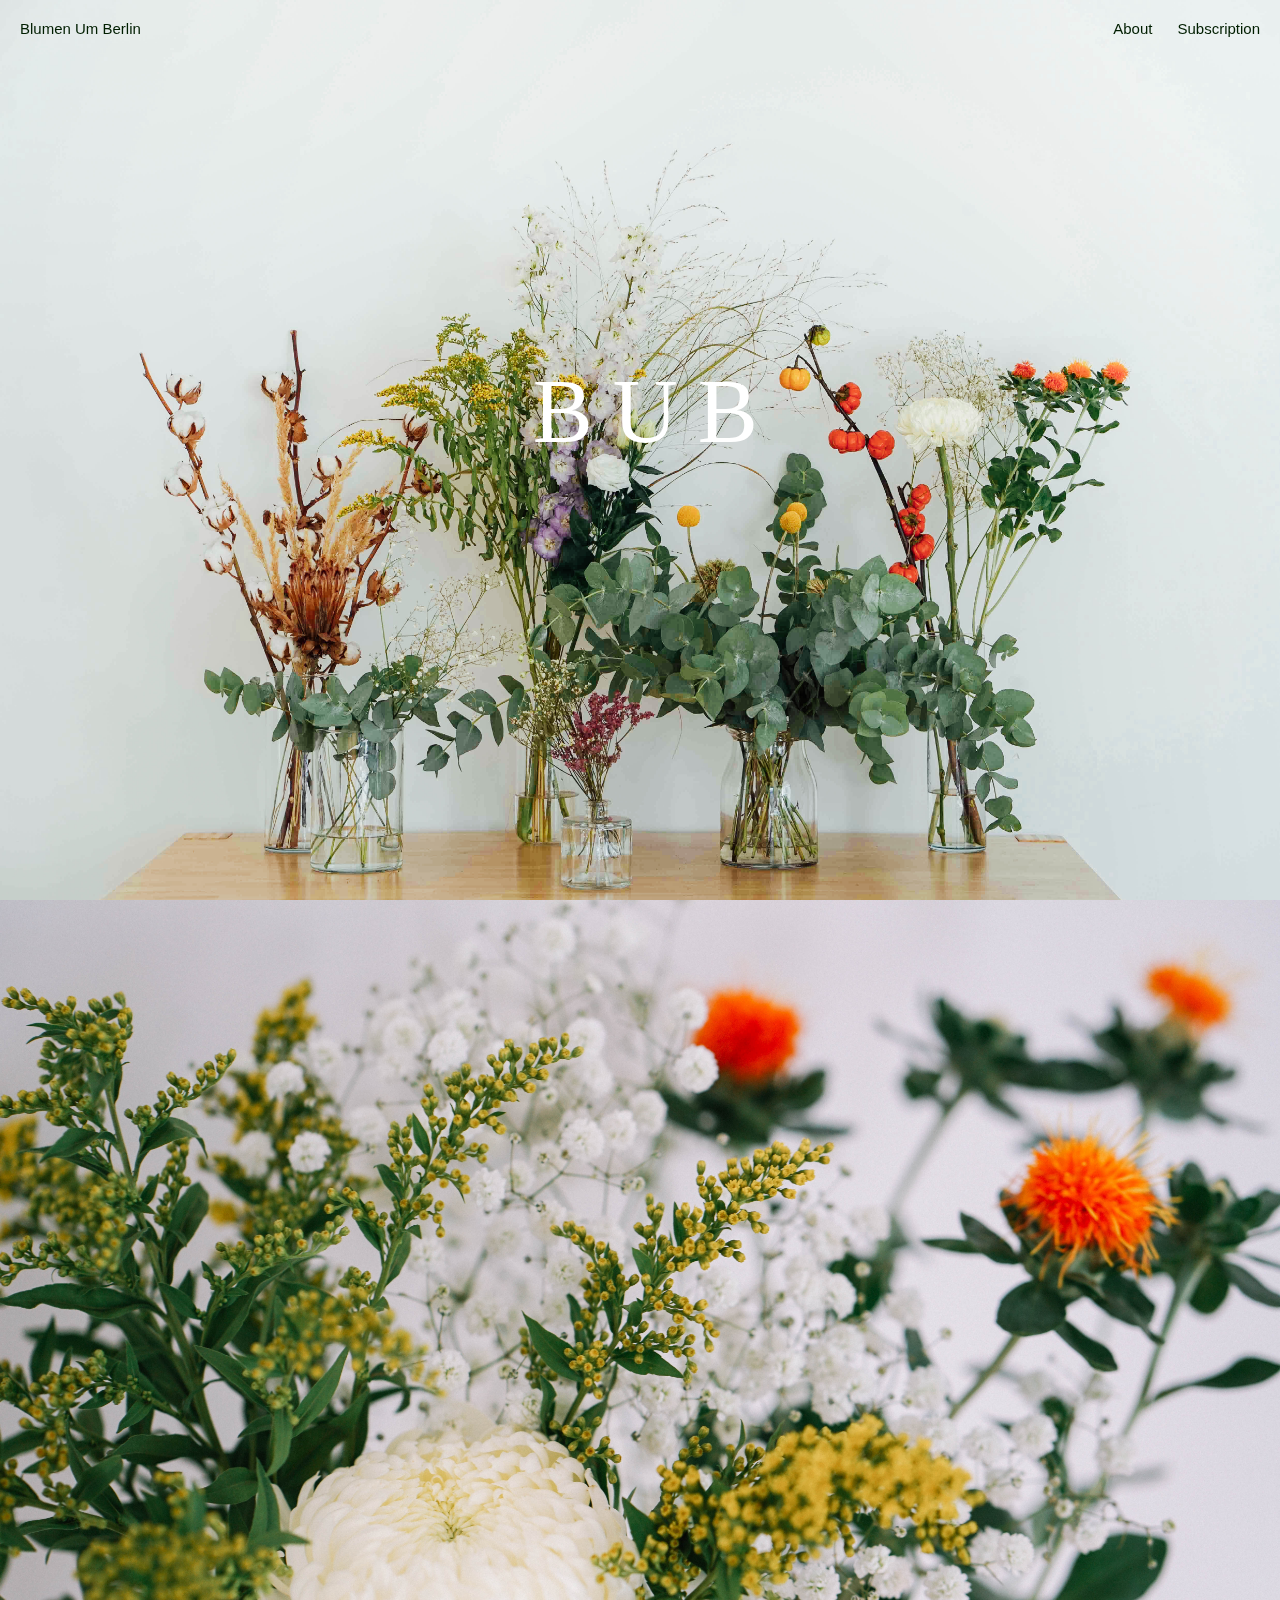
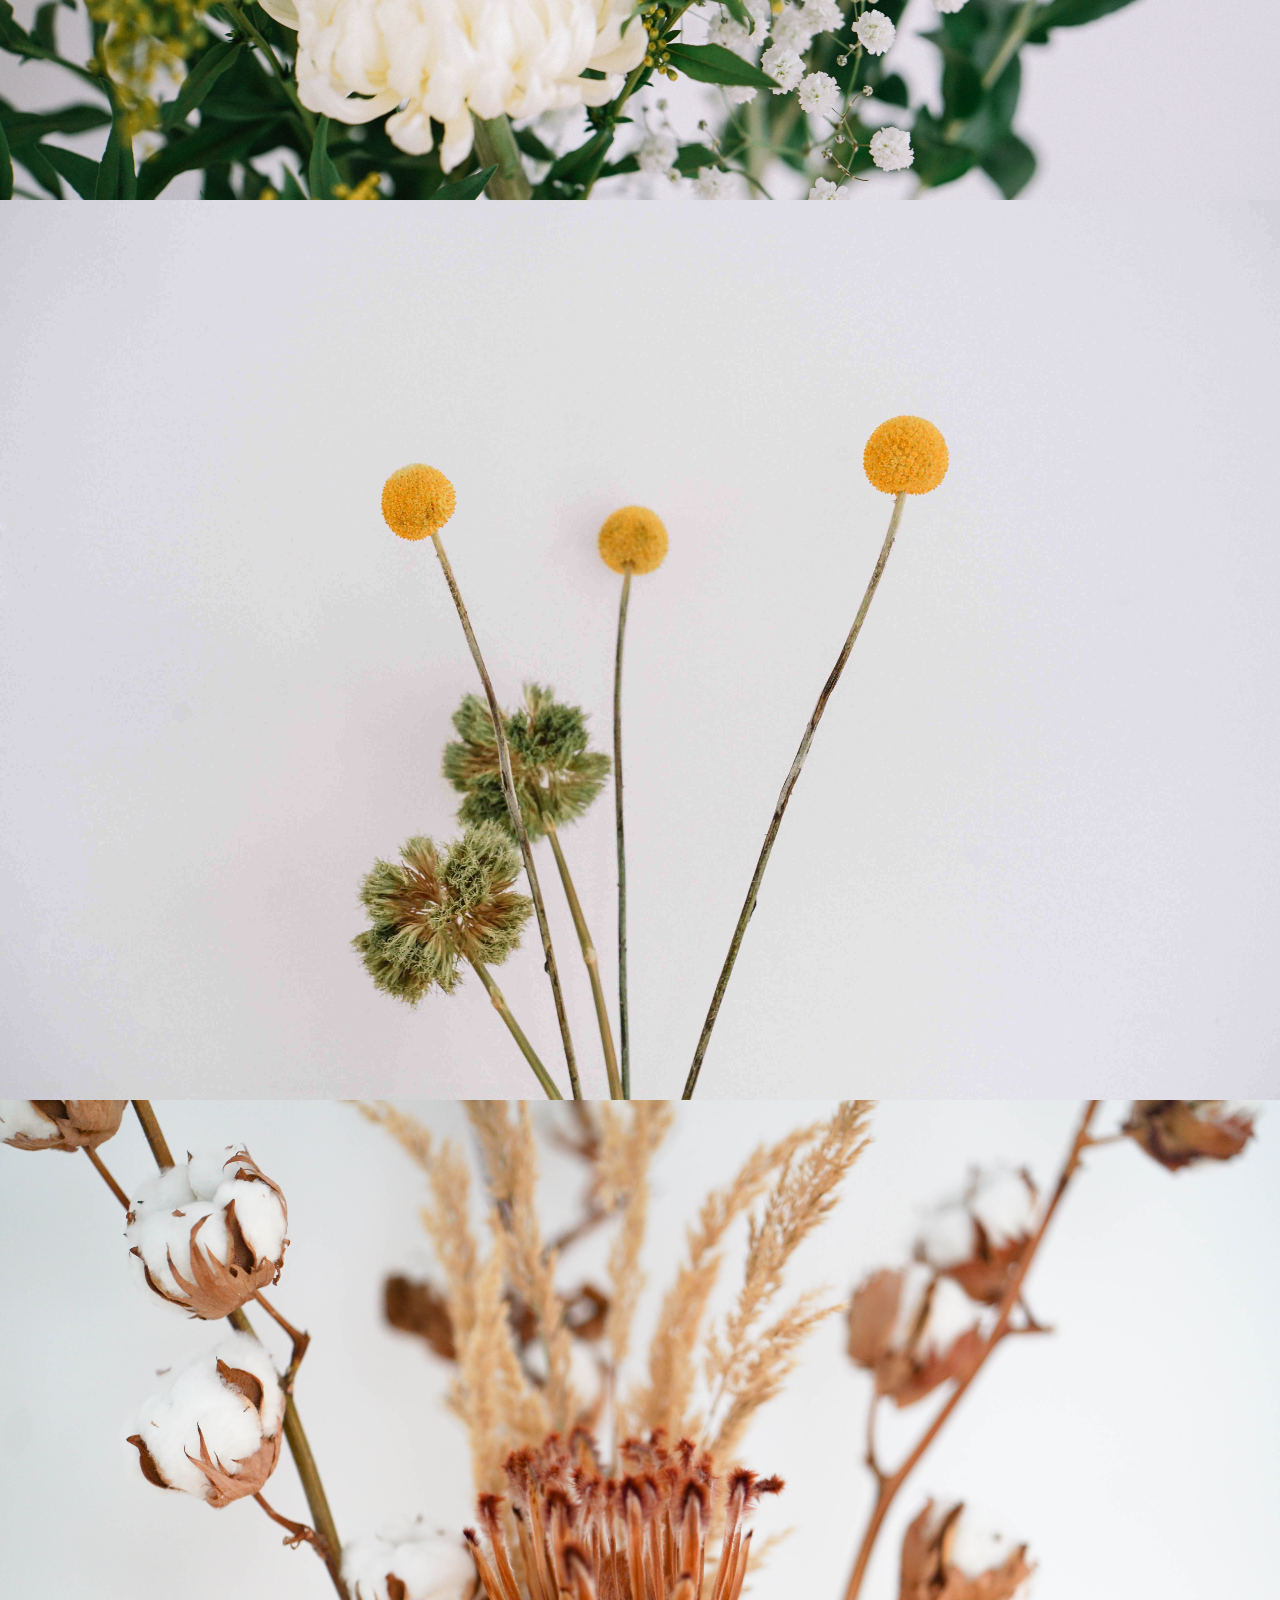
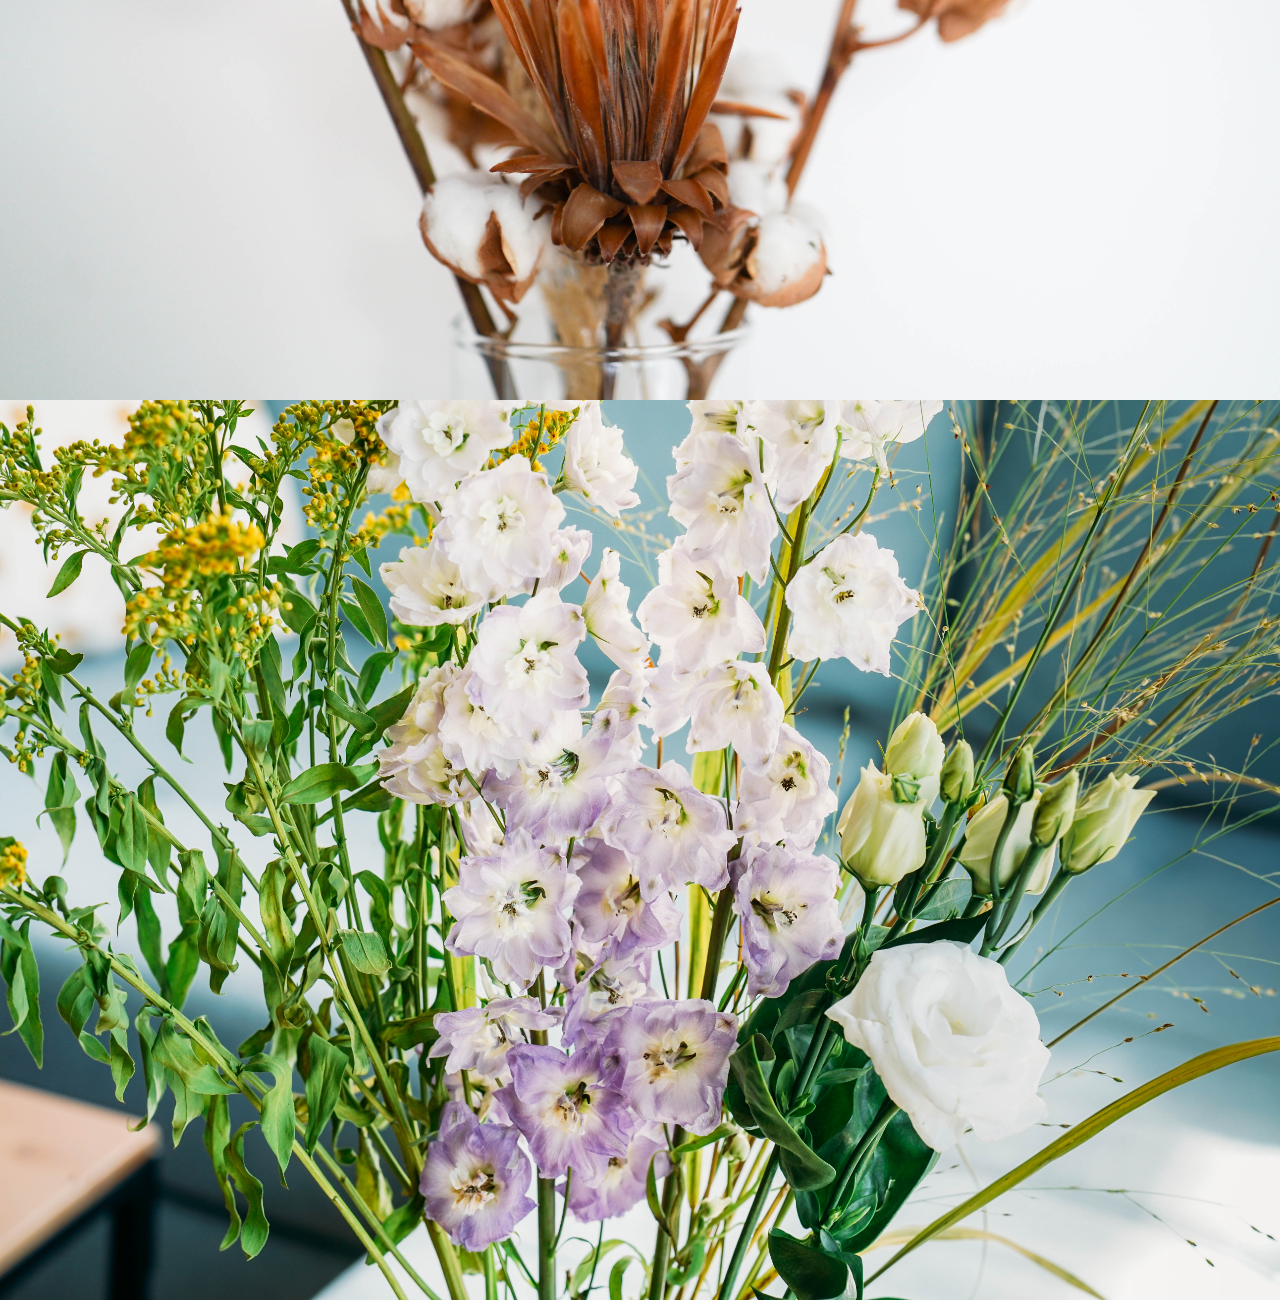
<file: Flower-Project/index.html>
<!DOCTYPE html>
<html>
<head>
	<title>Flower Project</title>
	<link href="https://fonts.googleapis.com/css?family=Fahkwang:300,400,600,700" rel="stylesheet">
	<link rel="stylesheet" type="text/css" href="style.css">
</head>
<body>
	<div class="logo">BUB
	</div>
	<ul class="link-list">
		<li class="margin-right"><a href="index.html">Blumen Um Berlin</a></li>
		<li class="padding-right"><a href="about.html">About</a></li>
		<li><a href="subscription.html">Subscription</a></li>
	</ul>

	<div class="image">
		<a href="#"><img src="images/1.jpg"></a>
		<a class="project" href="project1.html"><img src="images/2.jpg"></a>
		<a class="project" href="project2.html"><img src="images/3.jpg"></a>
		<a class="project" href="project3.html"><img src="images/4.jpg"></a>
		<a class="project" href="project4.html"><img src="images/5.jpg"></a>
	</div>

</body>
</html>
</file>
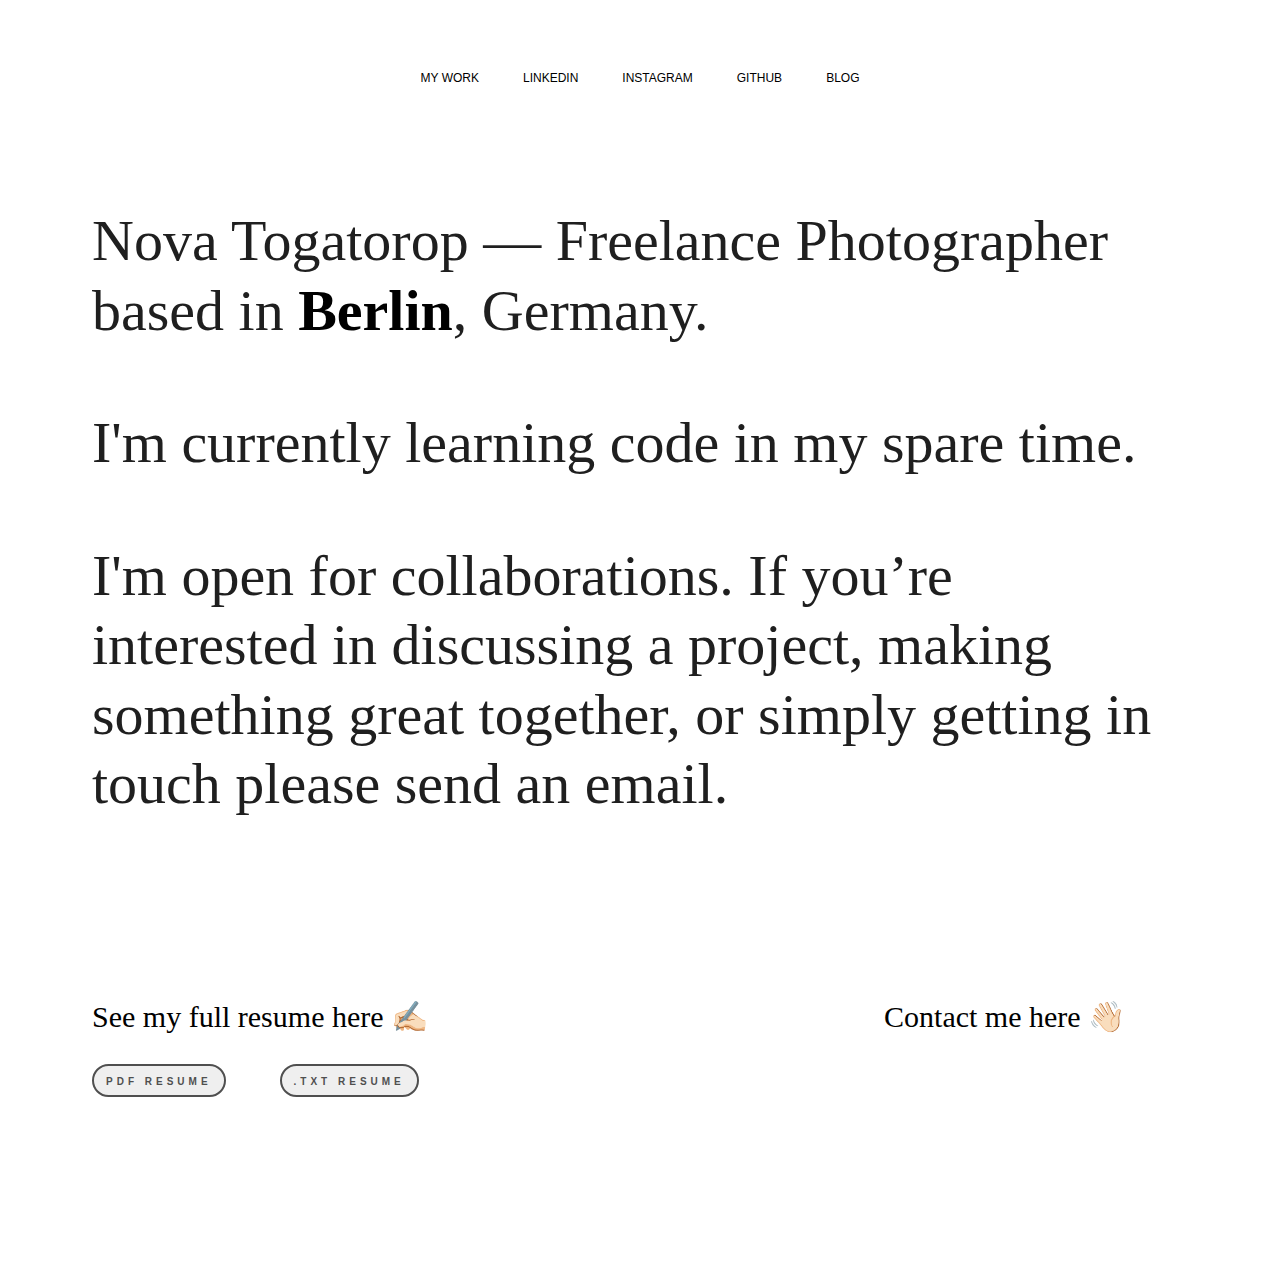
<file: Personal/index.html>
<!DOCTYPE html>
<html> 
<head>
	<title>
		Nova Togatorop
	</title>
	<link rel="stylesheet" href="style.css" />
</head>
<body>
	<header>
		<a target="_blank" href="http://www.novatogatorop.com">MY WORK</a>
		<a target="_blank" href="http://www.Linkedin.com">LINKEDIN</a>
		<a target="_blank" href="https://www.instagram.com/thesupernovaworld/">INSTAGRAM</a>
		<a target="_blank" href="https://github.com/novatogatorop">GITHUB</a>
		<a target="_blank" href="https://www.roadbeats.com">BLOG</a>
	</header>

	<section>
		<!-- <h3>info</h3> -->
		<h1>
			Nova Togatorop — Freelance Photographer based in 
			<a target="_blank" href="https://www.instagram.com/everywhereberlin/?hl=en">Berlin</a>, Germany.
	    </h1>
		<h3>&nbsp;</h3>
		<h1>
			I'm currently learning code in my spare time.
		</h1>
		<h3>&nbsp;</h3>
		<h1>
			I'm open for collaborations. If you’re interested in discussing a project, making something great together, or simply getting in touch please send an email.
		</h1>
		<h3>&nbsp;</h3>
		<h1>&nbsp;</h1>
		<h2>
		<a class="right" target="_blank" href="https://novatogatorop.com/">
		See my full resume here ✍🏻</a>
		<a class="left" target="_blank" href="mailto:nova@roadbeats.com">Contact me here 👋🏻</a>
	    </h2>
	    <div class="buttons"> 
	    	<button>
	    	<a target="_blank" href="resume/resume.pdf">PDF RESUME</a>
	        </button>
	        <button>
	        	<a target="_blank" href="resume/resume.txt">.TXT RESUME</a>
	        </button>
	    </div>

	</section>

	<footer>
		
	</footer>
</body>
</html>
</file>
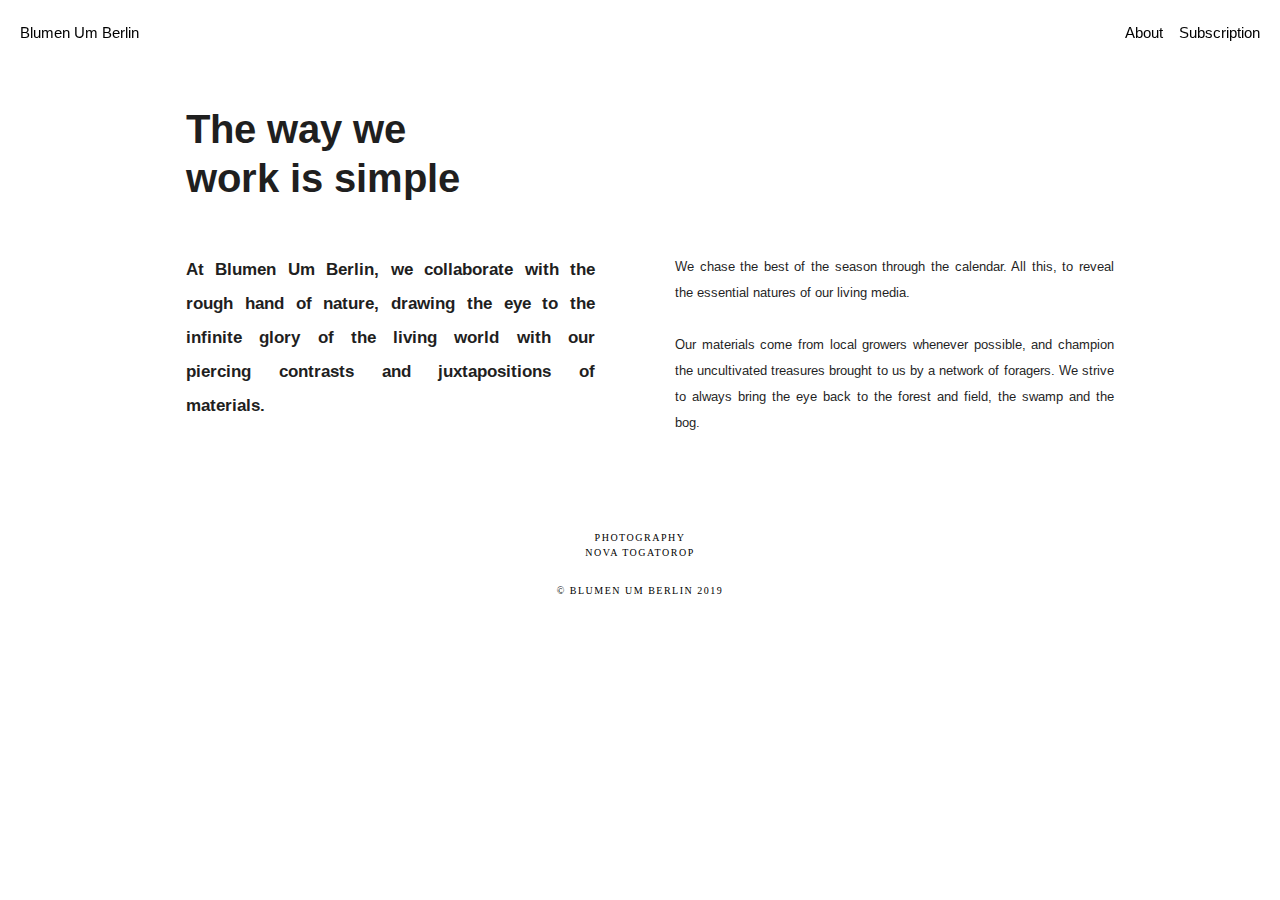
<file: Flower-Project/about.html>
<!DOCTYPE html>
<html>
<head>
	<link href="https://fonts.googleapis.com/css?family=Arimo" rel="stylesheet">
	<link rel="stylesheet" type="text/css" href="about.css">
</head>
<body>
<ul class="link-list">
		<li class="margin-right"><a href="index.html">Blumen Um Berlin</a></li>
		<li class="padding-right"><a href="about.html">About</a></li>
		<li class="padding-left"><a href="subscription.html">Subscription</a></li>
	</ul>

	<section>
		<div class="table">
		<div class="cell first">
		The way we
		<br>
		work is simple
		</div>
		<div></div>
		<div class="cell second">
			At Blumen Um Berlin, we collaborate with the rough hand of nature, drawing the eye to the infinite glory of the living world with our piercing contrasts and juxtapositions of materials.
		</div>
		<div class="cell third">
			We chase the best of the season through the calendar. All this, to reveal the essential natures of our living media.
			<br>
			<br>
			Our materials come from local growers whenever possible, and champion the uncultivated treasures brought to us by a network of foragers. We strive to always bring the eye back to the forest and field, the swamp and the bog.
		</div>
	</div>
	</section>
		<h6>
			PHOTOGRAPHY
			<br>
			NOVA TOGATOROP
			<h6 class="create">
				© BLUMEN UM BERLIN 2019
			</h6>
		</h6>
</body>
</html>
</file>
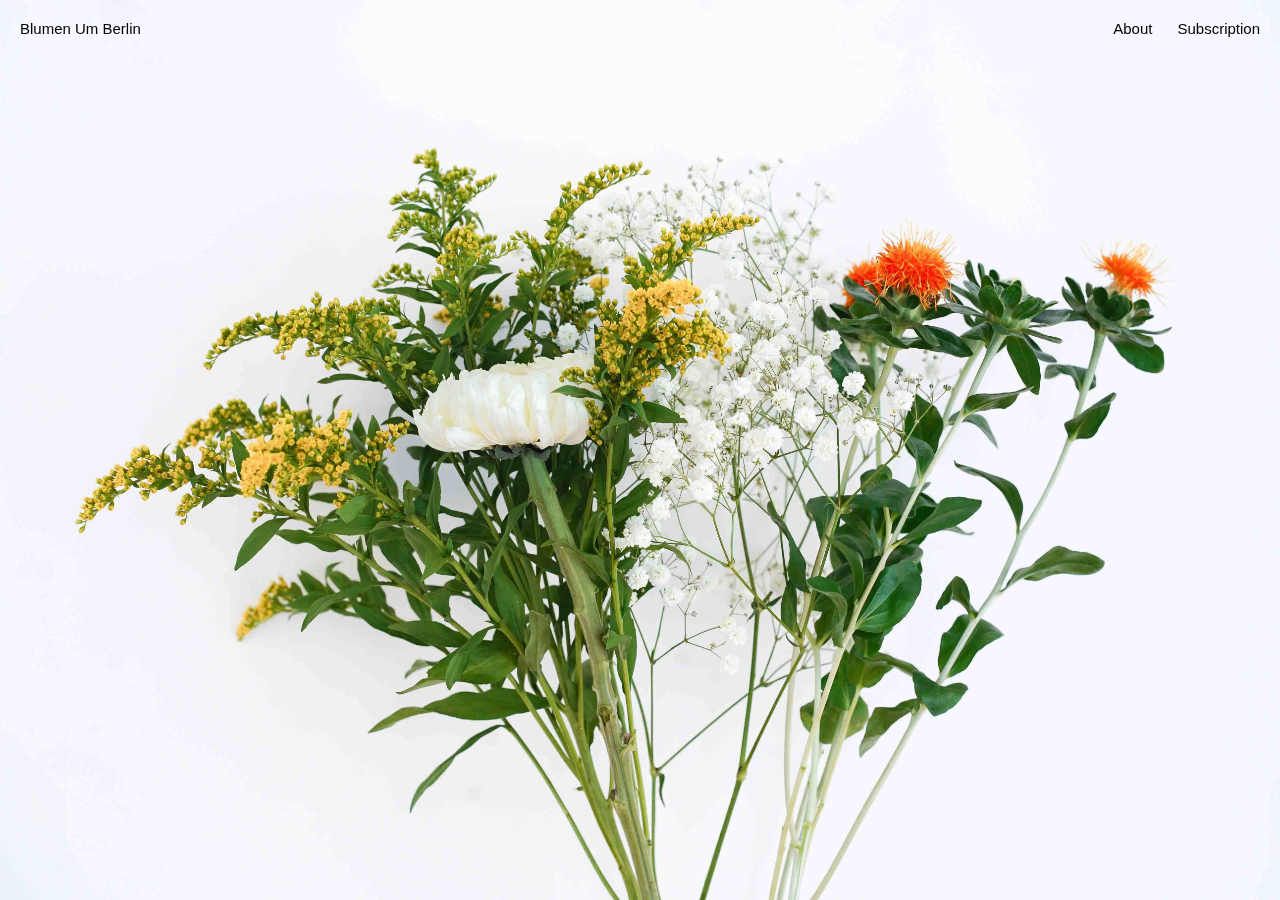
<file: Flower-Project/project1.html>
<!DOCTYPE html>
<html>
<head>
	<title>Flower Project</title>
	<link rel="stylesheet" type="text/css" href="project.css">
</head>
<body>
	<div class="nav">
		<ul class="link-list">
			<li class="margin-right"><a href="index.html">Blumen Um Berlin</a></li>
			<li class="padding-right"><a href="about.html">About</a></li>
			<li><a href="subscription.html">Subscription</a></li>
		</ul>
	</div>

	<div class="content">
			<img src="img-project1/1.jpg">

			<img src="img-project1/2.jpg">

			<img src="img-project1/3.jpg">

			<img src="img-project1/4.jpg">

			<img src="img-project1/5.jpg">

			<img src="img-project1/6.jpg">

			<img src="img-project1/7.jpg">
	</div>
</body>
</html>
</file>
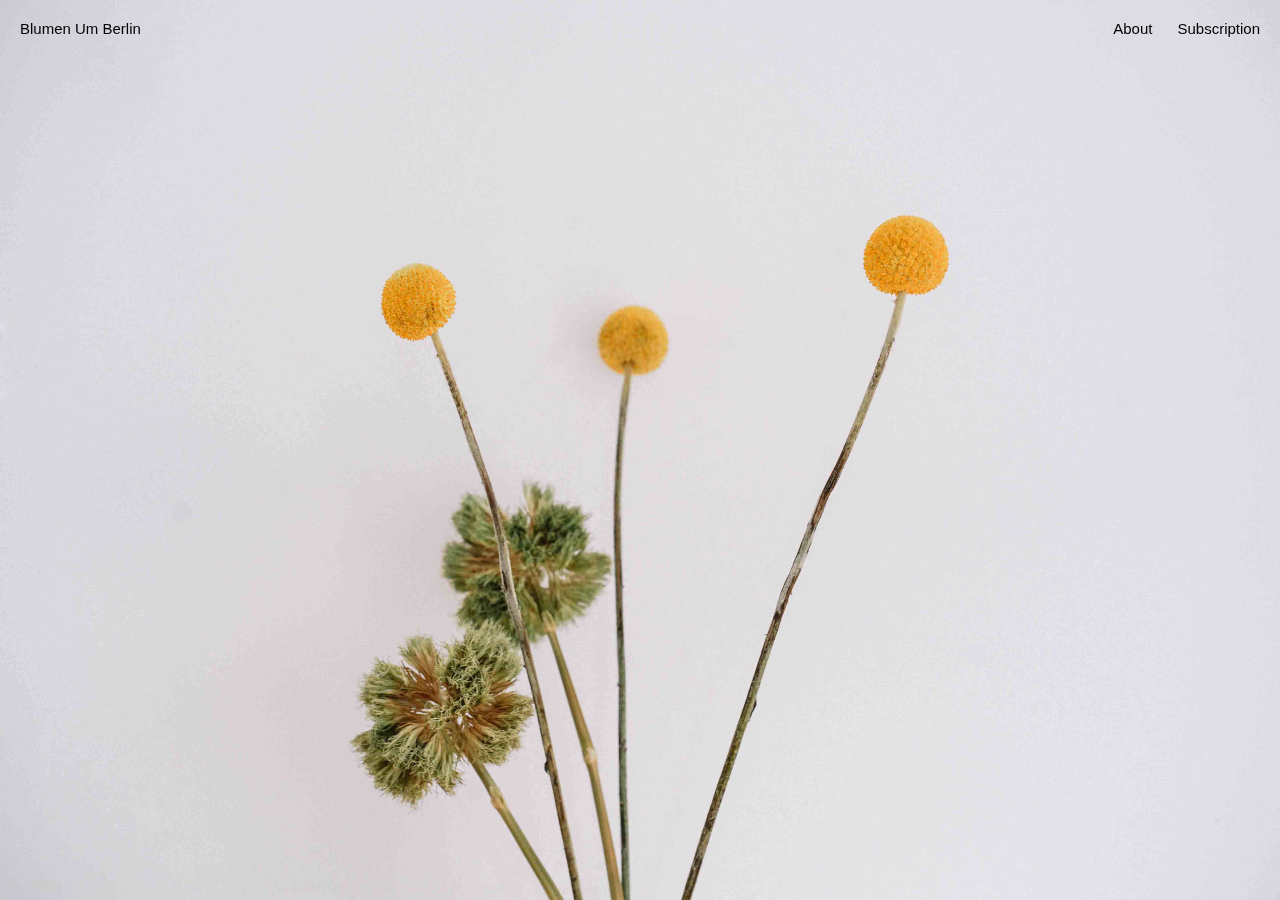
<file: Flower-Project/project2.html>
<!DOCTYPE html>
<html>
<head>
	<title>Flower Project</title>
	<link rel="stylesheet" type="text/css" href="project.css">
</head>
<body>
	<div class="nav">
		<ul class="link-list">
			<li class="margin-right"><a href="index.html">Blumen Um Berlin</a></li>
			<li class="padding-right"><a href="about.html">About</a></li>
			<li><a href="subscription.html">Subscription</a></li>
		</ul>
	</div>

	<div class="content">
			<img src="img-project2/1.jpg">

			<img src="img-project2/2.jpg">

			<img src="img-project2/3.jpg">

			<img src="img-project2/4.jpg">
	</div>
</body>
</html>
</file>
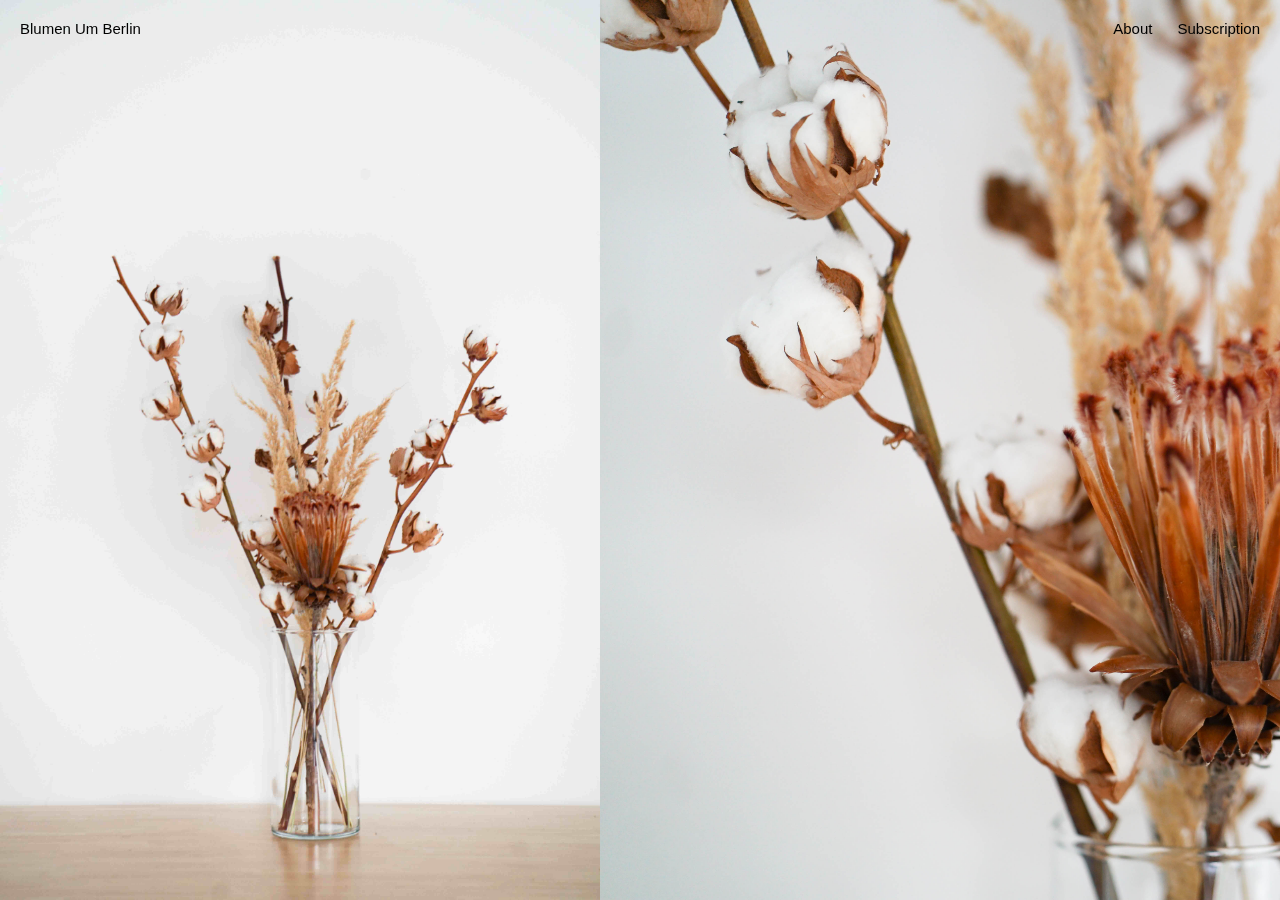
<file: Flower-Project/project3.html>
<!DOCTYPE html>
<html>
<head>
	<title>Flower Project</title>
	<link rel="stylesheet" type="text/css" href="project.css">
</head>
<body>
	<div class="nav">
		<ul class="link-list">
			<li class="margin-right"><a href="index.html">Blumen Um Berlin</a></li>
			<li class="padding-right"><a href="about.html">About</a></li>
			<li><a href="subscription.html">Subscription</a></li>
		</ul>
	</div>

	<div class="content">
			<img src="img-project3/1.jpg">

			<img src="img-project3/2.jpg">

			<img src="img-project3/3.jpg">

			<img src="img-project3/4.jpg">
	</div>
</body>
</html>
</file>
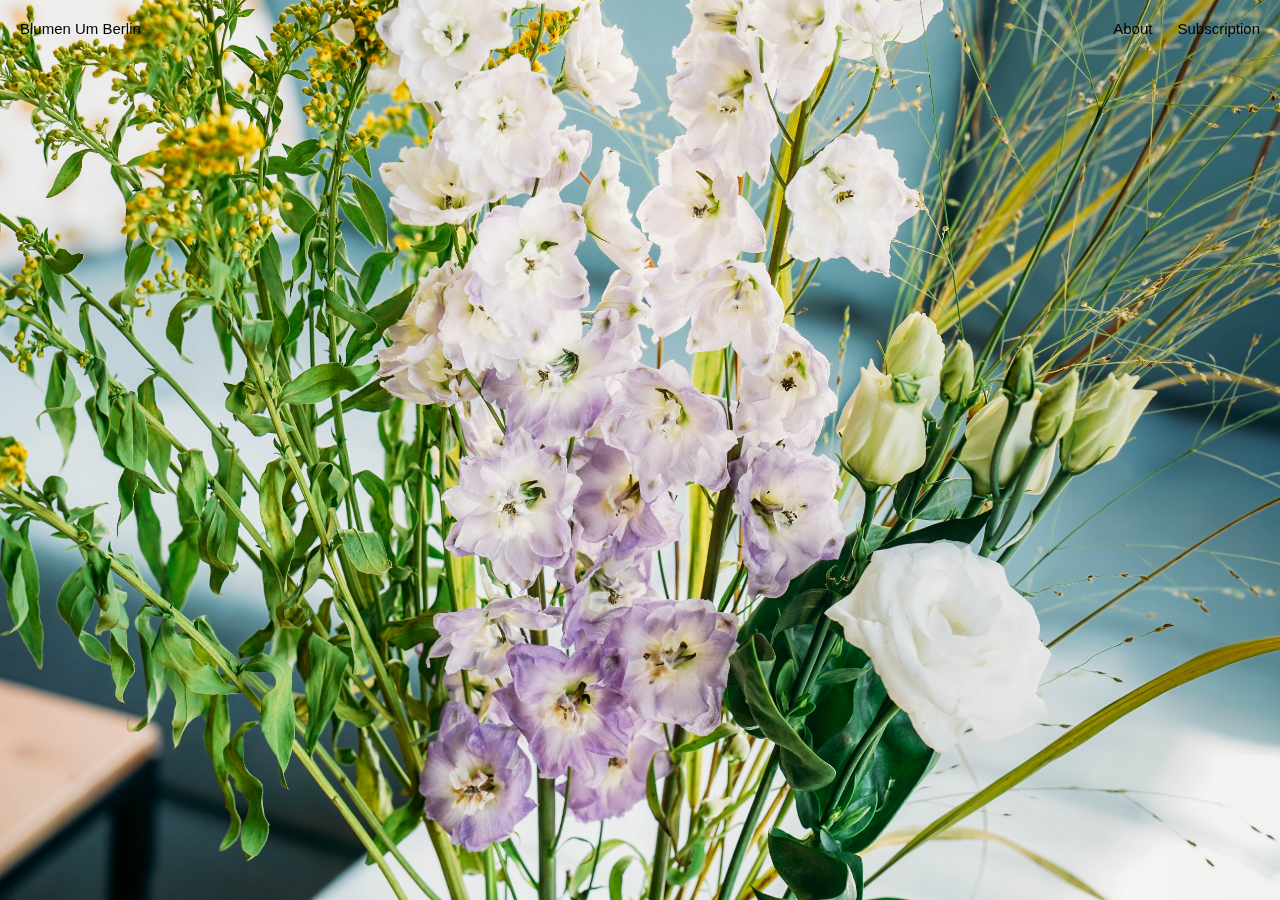
<file: Flower-Project/project4.html>
<!DOCTYPE html>
<html>
<head>
	<title>Flower Project</title>
	<link rel="stylesheet" type="text/css" href="project.css">
</head>
<body>
	<div class="nav">
		<ul class="link-list">
			<li class="margin-right"><a href="index.html">Blumen Um Berlin</a></li>
			<li class="padding-right"><a href="about.html">About</a></li>
			<li><a href="subscription.html">Subscription</a></li>
		</ul>
	</div>

	<div class="content">
			<img src="img-project4/1.jpg">

			<img src="img-project4/2.jpg">

			<img src="img-project4/3.jpg">

			<img src="img-project4/4.jpg">
	</div>
</body>
</html>
</file>
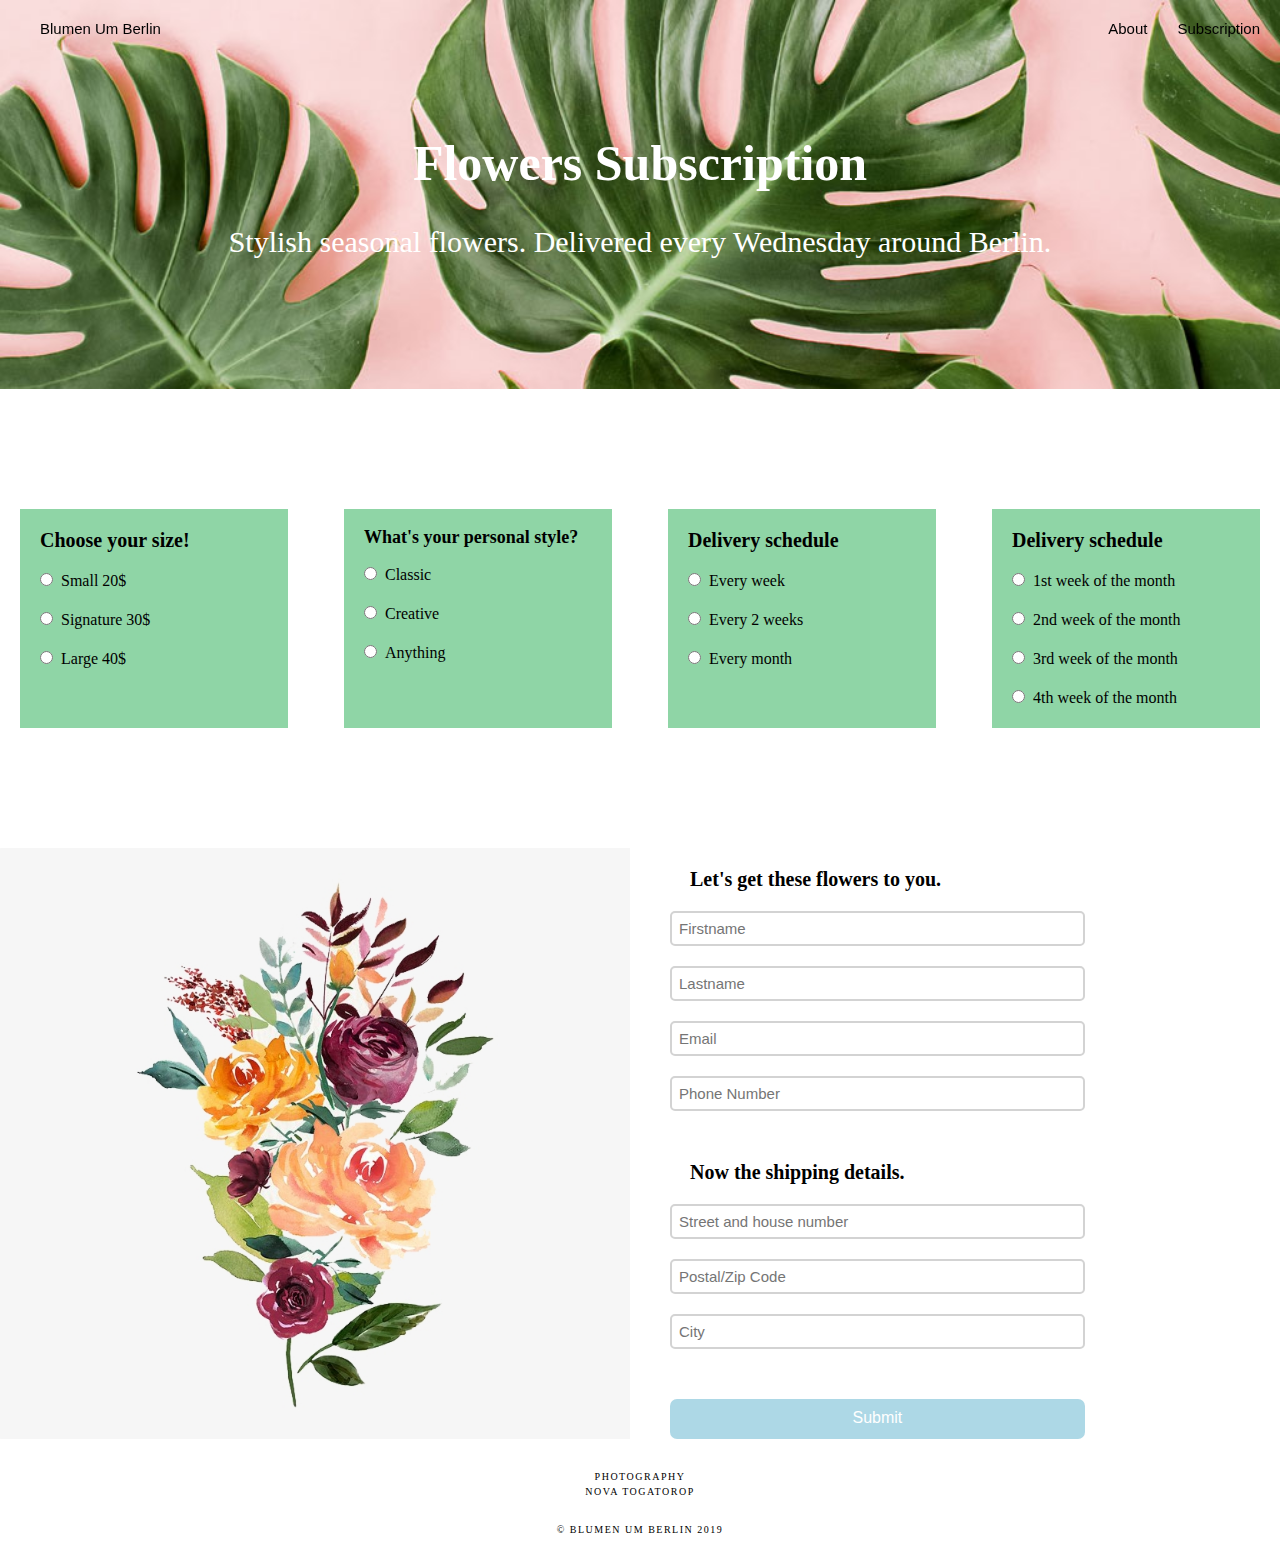
<file: Flower-Project/subscription.html>
<!DOCTYPE html>
<html>
<head>
	<title>Subscription</title>
	<link rel="stylesheet" type="text/css" href="subscription.css">
</head>
<body>
	<div class="nav">
		<ul class="link-list">
			<li class="margin-right"><a href="index.html">Blumen Um Berlin</a></li>
			<li class="padding-right"><a href="about.html">About</a></li>
			<li class="padding-right-corner"><a href="subscription.html">Subscription</a></li>
		</ul>
	</div>

	<div id="banner">
		<h1>Flowers Subscription</h1>
		<p>Stylish seasonal flowers. Delivered every Wednesday around Berlin.</p>
	</div>

	<form>

		<div class="part1">
			<div class="section">
				<div class="size">
					<h3>Choose your size!</h3>
					<ul>
						<li><input type="radio" name="size" /><label>Small 20$</label></li>
						<li><input type="radio" name="size" /><label>Signature 30$</label></li>
						<li><input type="radio" name="size" /><label>Large 40$</label></li>
					</ul>
				</div>
			</div>

			<div class="section">
				<div class="style">
					<h3 style="font-size: 18px">What's your personal style?</h3>
					<ul>
						<li><input type="radio" name="style" /><label>Classic</label></li>
						<li><input type="radio" name="style" /><label>Creative</label></li>
						<li><input type="radio" name="style" /><label>Anything</label></li>
					</ul>
				</div>
			</div>

			<div class="section">
				<div class="schedule">
					<h3>Delivery schedule</h3>
					<ul>
						<li><input type="radio" name="schedule" /><label>Every week</label></li>
						<li><input type="radio" name="schedule" /><label>Every 2 weeks</label></li>
						<li><input type="radio" name="schedule" /><label>Every month</label></li>
					</ul>
				</div>
			</div>

			<div class="section">
				<div class="delivery">
					<h3>Delivery schedule</h3>
					<ul>
						<li><input type="radio" name="delivery" /><label>1st week of the month</label></li>
						<li><input type="radio" name="delivery" /><label>2nd week of the month</label></li>
						<li><input type="radio" name="delivery" /><label>3rd week of the month</label></li>
						<li><input type="radio" name="delivery" /><label>4th week of the month</label></li>
					</ul>
				</div>
			</div>
		</div>



		<div class="part2">
			<div class="first-column">
				<a href="#"><img src="images/flowerdrawing.png"></a>
			</div>

			<div class="second-column">
				<div class="section2">
					<div class="personal">
						<h3><b>Let's get these flowers to you.</b></h3>
						<input " type="text" placeholder="Firstname" autocomplete="off" />
						<input type="text" placeholder="Lastname" autocomplete="off"/>
						<input type="email" placeholder="Email" autocomplete="off"/>
						<input type="number" placeholder="Phone Number" autocomplete="off"/>
					</div>
				</div>

				<div class="section2">
					<div class="shipping">
						<h3><b>Now the shipping details.</b></h3>
						<input type="text" placeholder="Street and house number" autocomplete="off"/>
						<input type="number" placeholder="Postal/Zip Code" autocomplete="off"/>
						<input type="text" placeholder="City" autocomplete="off"/>
					</div>
				</div>

				<div class="box">
					<a class="button" href="#popup1">Submit</a>
				</div>

				<div id="popup1" class="overlay">
					<div class="popup">
						<h2>Hello,</h2>
						<a class="close" href="#">&times;</a>
						<div class="content">
							Thanks for your purchase. Your flower is on the way!
						</div>
					</div>
				</div>
			</div>
		</div>
	</form>

	<footer>
		<h6>
			PHOTOGRAPHY
			<br>
			NOVA TOGATOROP
			<h6 class="create">
				© BLUMEN UM BERLIN 2019
			</h6>
		</h6>
	</footer>
</body>
</html>
</file>
<file: Flower-Project/style.css>
html, body {
  margin: 0;
  padding: 0;
}

.margin-right {
  margin-right: auto;
}


.link-list {
  padding-left: 0;
  list-style: none;
  display: flex;
  margin: 0;
  padding-top: 20px;
}

ul {
  padding-top: 30px
  margin: 20px 0px;
  position: fixed;
  left: 0;
  top: 0;
  width: 100%;
  height: 80px;

}

li {
  margin-left: 20px;
  margin-right: 20px;
}

.padding-right {
  padding-right: 0;
  margin-right: 5px;
}

a {
  text-decoration: none;
  font-family: 'Arimo', sans-serif;
  font-size: 15px;
  color: black;
}

li a:hover {
  border-bottom: 1.5px solid rgb(90,90,90); 
}

.header {
  font-family: 'Fahkwang', sans-serif;
  font-color: rgb(255,255,255);
  letter-spacing: 1.5px;
  font-size: 12.5px;
  position: absolute;
  text-transform: uppercase;
  width: 100%;
}

.header:hover {
  cursor: pointer;
}

a {
  text-decoration: none;
  color: rgb(0,30,0);
}

.logo {
  position: fixed;
  top: 40%;
  left: calc(51% - 120px);
  font: 90px serif;
  letter-spacing: 20px;
  text-transform: uppercase;
  color: #fff;
  opacity: 1;
}

.image a, img {
  width: 100%;
  height: 100vh;
  background-size: cover;
  display: flex;
  flex-direction: column;
  cursor: default;
}

.project img:hover {
  cursor: pointer;
}
</file>
<file: Personal/style.css>
header {
	padding: 60px 0px;
	text-align: center;
	background-color: rgb(255,255,255);
}

header a {
	font-family: helvetica;
	font-size: 12px;
	color: rgb(0,0,0);
	text-transform: uppercase;
	text-decoration: none;
	letter-spacing: 2px
	font-weight: 700;
	font-style: normal;
	line-height: 1em;
	font-stretch: extra-condensed;
	padding: 3px 0px;
	margin: 0px 20px;
}

header a:hover {
	border-bottom: 2px solid rgb(0,0,0);
}

body {
	background: rgb(255,255,255);
	color: rgb(0,0,0);
}


section {
	padding: 30px 34px;
	max-width: 1080%;
	box-sizing: border-box;
	margin: 0px 50px;
	color: #1f1f1f;
	margin-top: 20px;
}

h3 {
	font-size: 12px;
	font-family: helvetica;
	font-style: normal;
	font-weight: lighter;
	text-transform: uppercase;
	margin-top: 0;
	margin-bottom: 1px;
}

h1 {
	font-size: 58px;
	font-family: times new roman;
	font-style: normal;
	line-height: 1.8em;
	font-weight: lighter;
	font-weight: 400
	color: #1f1f1f;
	padding-top: 0;
	line-height: 1.2;
	margin-top: 10px;
}

h1 a {
	text-decoration: none;
	font-weight: bold;
	color: rgb(0,0,0);
}

h2 a {
	font-size: 30px;
	font-family: times new roman;
	font-style: normal;
	line-height: 1.8em;
	font-style: normal;
	font-weight: 400
	color: #1f1f1f;
	color: rgb(0,0,0);
	text-decoration: none;
	font-weight: lighter;
	text-align: center;
}

h2 a:last-child {
	margin-left: 450px;
}


.buttons button {
	border: 2px solid lightgrey;
	border-radius: 40px;
	padding: 7px 12px;
	letter-spacing: 4px;
	border-color: #4f4f4f;
	margin: 0px 0px;
}

button a {
	font-size: 10px;
    font-weight: 900;
    letter-spacing: 4px;
    color: #4f4f4f;
    text-decoration: none;
}

.buttons button:last-child {
	margin-left: 50px;
}

footer {
	padding-top: 0px;
	padding-bottom: 80px;
	text-align: center;
	background-color: rgb(255,255,255);
	margin-top: 50px;
}

footer a {
	font-family: helvetica;
	font-size: 12px;
	color: rgb(0,0,0);
	text-transform: uppercase;
	text-decoration: none;
	letter-spacing: 2px
	font-weight: 700;
	font-style: normal;
	line-height: 1em;
	font-stretch: extra-condensed;
	position: relative;
	padding: 3px 0px;
	margin: 0px 40px;
}

footer a:hover {
	border-bottom: 2px solid rgb(220,210,0);
}
</file>
<file: Flower-Project/about.css>
body {
  font-size: 20px;
  background-color: white;
}

.margin-right {
  margin-right: auto;
}


.link-list {
  padding-left: 0;
  list-style: none;
  display: flex;
  margin: 0;
  padding-top: 20px;
}

ul {
  padding-top: 30px
  margin: 20px 0px;
  position: fixed;
  left: 0;
  top: 0;
  width: 100%;
  height: 80px;

}

li {
  margin-left: 20px;
  margin-right: 20px;
}

.padding-right {
  padding-right: 0;
  margin-right: 8px;
}

.padding-left {
  padding-left: 0;
  margin-left: 8px;
}

a {
  text-decoration: none;
  font-family: 'Arimo', sans-serif;
  font-size: 15px;
  color: black;
}


li a:hover {
  border-bottom: 1.5px solid rgb(80,80,80); 
}

section {
  padding: 15px 78px;
  box-sizing: border-box;
  margin: 0px 90px 70px;
  color: #1f1f1f;
  background-color: white;
  margin-top: 60px;
  text-align: justify;
  font-family: 'Arimo', sans-serif;
  line-height: 1.23;
}

.table {
      width: 100%;
    display: grid;
    grid-template-columns: 1fr 1fr;
    grid-column-gap: 50px;
    grid-template-rows: 1fr 1fr;
    grid-row-gap: 30px;
    padding: 10px;
    height: 350px;
}

.cell.first {
  font-size: 40px;
    font-weight: bold;
    padding: 20px 0px 0px;
}

.cell.second {
        font-size: 17px;
    font-weight: bold;
    word-spacing: 3px;
    line-height: 2;
    padding-right: 30px;
}

.cell.third {
    font-size: 13px;
    font-weight: lighter;
    text-align: inherit;
    line-height: 2;
}

p {
  line-height: 30px;
  letter-spacing: 6px;
}

h6 {
  font-size: 10px;
  line-height: 15px;
  font-weight: normal;
  margin-top: 30px;
  letter-spacing: 1.5px;
  text-align: center;
}

h6.create {
  margin-top: 10px;
}

.column {
  float: left;
  width: 25%;
  padding: 0 5px;
}

.row {margin: 0 -5px;}

/* Clear floats after the columns */
.row:after {
  content: "";
  display: table;
  clear: both;
}

/* Responsive columns */
@media screen and (max-width: 600px) {
  .column {
    width: 100%;
    display: block;
    margin-bottom: 10px;
  }
}

/* Style the counter cards */
.card {
  box-shadow: 0 4px 8px 0 rgba(0, 0, 0, 0.2);
  padding: 16px;
  text-align: center;
  background-color: #444;
  color: white;
}
</file>
<file: Flower-Project/project.css>
html, body {
  margin: 0;
  padding: 0;
}

.margin-right {
  margin-right: auto;
}


.link-list {
  padding-left: 0;
  list-style: none;
  display: flex;
  margin: 0;
  padding-top: 20px;
}

ul {
  padding-top: 30px
  margin: 20px 0px;
  position: fixed;
  left: 0;
  top: 0;
  width: 100%;
  height: 80px;

}

li {
  margin-left: 20px;
  margin-right: 20px;
}

.padding-right {
  padding-right: 0;
  margin-right: 5px;
}

a {
  text-decoration: none;
  font-family: 'Arimo', sans-serif;
  font-size: 15px;
  color: black;
}

li a:hover {
  border-bottom: 1.5px solid rgb(80,80,80); 
}

.content {
  display: flex;
}

img {
  max-width: 100vw;
  max-height: 100vh; 
}
</file>
<file: Flower-Project/subscription.css>
/* NAVIGATION BAR */
.margin-right {
  margin-right: auto;
  margin-left: 20px;
}

.padding-right-corner {
  margin-right: 20px;
}


.link-list {
  padding-left: 0;
  list-style: none;
  display: flex;
  margin-bottom: 0;
  margin-top: 20px;
}

ul.link-list {
  padding-top: 30px
  margin: 20px 0px;
  position: fixed;
  left: 0;
  top: 0;
  width: 100%;
  height: 30px;

}

.padding-right {
    padding-right: 0;
    margin-right: 10px;
}

.padding-left {
  padding-left: 0;
  margin-left: 8px;
}

a {
  text-decoration: none;
  font-family: 'Arimo', sans-serif;
  font-size: 15px;
  color: black;
}


li a:hover {
  border-bottom: 1.5px solid rgb(80,80,80); 
}

body {
  margin: 0px;
}

/* HEADER */

#banner {
  text-align: center;
  background-image: url(images/leaf.jpg);
  background-size: cover;
  padding: 100px;
  color: white;
}
#banner h1 {
  font-family: inherit;
    font-size: 50px;
    color: white;
}
#banner p {
  color: white;
  font-size: 30px;
  font-weight: lighter;
}


/* CONTENT */

form {
  margin: 0;
  width: 100vw;
}

/* PART1 */

.part1 {
      display: flex;
    grid-template-columns: 1fr 1fr 1fr 1fr;
    grid-gap: 16px;
    width: 100%;
    margin: 100px 0px;
}

.section {
      display: flex;
    justify-content: flex-start;
    width: 300px;
    margin: auto;
    background-color: #8FD5A6;
    margin: 20px;
}

input {
   padding: 7px;
    font-size: 15px;
}

input[type="radio"]:checked + label {
  font-weight: bold;
  font-size: 18px; 
}

.section ul, li {
  padding: 0;
  margin: 0;
}

h3 {
  font-size: 20px;
  padding-left: 20px;
}


li {
  list-style: none;
  padding-left: 20px;
}

/* PART2 */

.part2 {
  display: grid;
    grid-template-columns: 1fr 1fr;
    grid-column-gap: 20px;
    grid-row-gap: 20px;
    align-items: stretch;
}

.first-column img{
height: 100%;
width: 100%;
}


.second-column {
margin-left: 20px;
}

input[type="text"] {
  display: block;
    margin-bottom: 20px;
    width: 100%;
    border: 2px solid lightgray;
    border-radius: 5px;
}

input[type="email"] {
  display: block;
    margin-bottom: 20px;
    width: 100%;
    border: 2px solid lightgray;
    border-radius: 5px;
}

input[type="number"] {
  display: block;
    margin-bottom: 20px;
    width: 100%;
    border: 2px solid lightgray;
    border-radius: 5px;
}

input[type="radio"] {
  margin: 0 8px 25px 18px;
}

input[type="radio"]:first-child {
  margin-left: 0 ;
}

input:focus {
  background: white;
  outline: none;
}

.shipping {
  margin: 50px 0;
}

.section2 {
  width: 65%;

}


h6 {
  font-size: 10px;
  line-height: 15px;
  font-weight: normal;
  margin-top: 30px;
  letter-spacing: 1.5px;
  text-align: center;
}

h6.create {
  margin-top: 10px;
}



.box {
      width: 68%;
    height: 40px;
    background: lightblue;
    border-radius: 7px;
    text-align: center;
    justify-content: center;
    display: flex;
}

.button {
  font-size: 1em;
  padding: 10px;
  color: #fff;
  text-decoration: none;
  cursor: pointer;
  transition: all 0.3s ease-out;
  text-align: center;
}
.button:hover {
  color: black;
}

.overlay {
  position: fixed;
  top: 0;
  bottom: 0;
  left: 0;
  right: 0;
  background: rgba(0, 0, 0, 0.7);
  transition: opacity 500ms;
  visibility: hidden;
  opacity: 0;
}
.overlay:target {
  visibility: visible;
  opacity: 1;
}

.popup {
  margin: 70px auto;
  padding: 20px;
  background: #fff;
  border-radius: 5px;
  width: 30%;
  position: relative;
  transition: all 5s ease-in-out;
}

.popup h2 {
  margin-top: 0;
  color: #333;
  font-family: Tahoma, Arial, sans-serif;
}
.popup .close {
  position: absolute;
  top: 20px;
  right: 30px;
  transition: all 200ms;
  font-size: 30px;
  font-weight: bold;
  text-decoration: none;
  color: #333;
}
.popup .close:hover {
  color: #06D85F;
}
.popup .content {
  max-height: 30%;
  overflow: auto;
}

@media screen and (max-width: 700px){
  .box{
    width: 70%;
  }
  .popup{
    width: 70%;
  }
}
</file>
